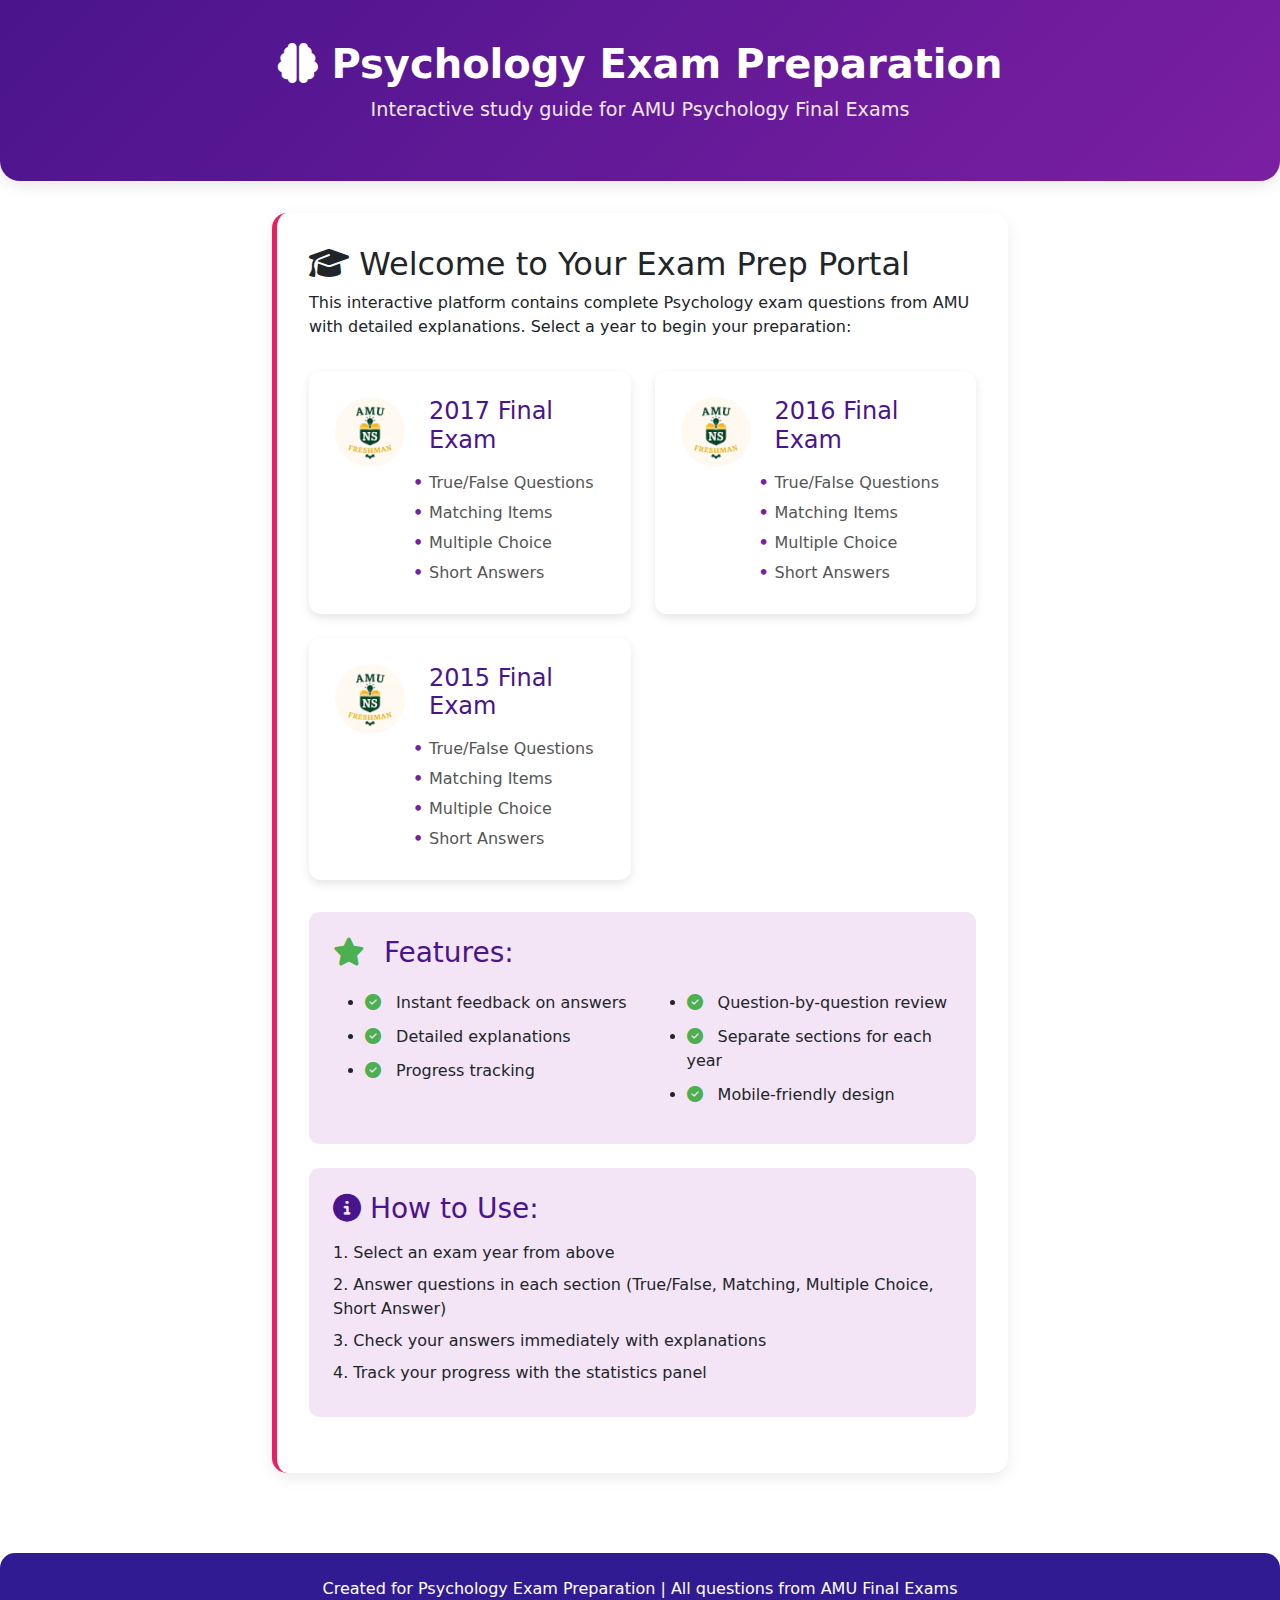
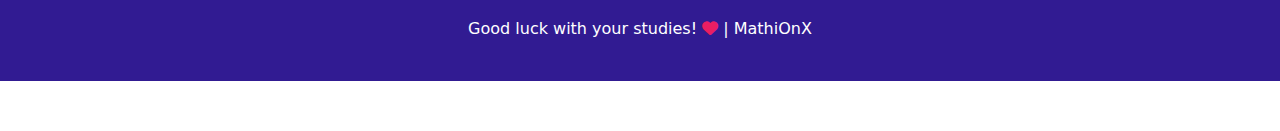
<file: index.html>
<!DOCTYPE html>
<html lang="en">
<head>
    <meta charset="UTF-8">
    <meta name="viewport" content="width=device-width, initial-scale=1.0">
    <title>Psychology Exam Preparation</title>
    <link rel="stylesheet" href="style.css">
    <!-- Bootstrap 5 -->
    <link href="https://cdn.jsdelivr.net/npm/bootstrap@5.3.0-alpha1/dist/css/bootstrap.min.css" rel="stylesheet">
    <!-- Font Awesome -->
    <link rel="stylesheet" href="https://cdnjs.cloudflare.com/ajax/libs/font-awesome/6.4.0/css/all.min.css">
    <link rel="icon" href="logo.png" type="image/png">
</head>
<body>
    <div class="header">
        <div class="container">
            <h1 class="text-center"><i class="fas fa-brain"></i> Psychology Exam Preparation</h1>
            <p class="text-center lead">Interactive study guide for AMU Psychology Final Exams</p>
        </div>
    </div>
    
    <div class="container main-container">
        <div class="row justify-content-center">
            <div class="col-md-8">
                <div class="welcome-card">
                    <h2><i class="fas fa-graduation-cap"></i> Welcome to Your Exam Prep Portal</h2>
                    <p>This interactive platform contains complete Psychology exam questions from AMU with detailed explanations. Select a year to begin your preparation:</p>
                    
                    <div class="year-cards">
                        <a href="2017.html" class="year-card">
                            <div class="year-number">
                                <img src="logo.png" alt="" />
                            </div>
                            <div class="year-content">
                                <h4>2017 Final Exam</h4>
                                <ul>
                                    <li>True/False Questions</li>
                                    <li>Matching Items</li>
                                    <li>Multiple Choice</li>
                                    <li>Short Answers</li>
                                </ul>
                            </div>
                        </a>
                        
                        <a href="2016.html" class="year-card">
                            <div class="year-number">
                                <img src="logo.png" alt="" />
                            </div>
                            <div class="year-content">
                                <h4>2016 Final Exam</h4>
                                <ul>
                                    <li>True/False Questions</li>
                                    <li>Matching Items</li>
                                    <li>Multiple Choice</li>
                                    <li>Short Answers</li>
                                </ul>
                            </div>
                        </a>
                        
                        <a href="2015.html" class="year-card">
                           <div class="year-number">
                                <img src="logo.png" alt="" />
                            </div>
                            <div class="year-content">
                                <h4>2015 Final Exam</h4>
                                <ul>
                                    <li>True/False Questions</li>
                                    <li>Matching Items</li>
                                    <li>Multiple Choice</li>
                                    <li>Short Answers</li>
                                </ul>
                            </div>
                        </a>
                    </div>
                    
                    <div class="features">
                        <h3><i class="fas fa-star"></i> Features:</h3>
                        <div class="row">
                            <div class="col-md-6">
                                <ul>
                                    <li><i class="fas fa-check-circle"></i> Instant feedback on answers</li>
                                    <li><i class="fas fa-check-circle"></i> Detailed explanations</li>
                                    <li><i class="fas fa-check-circle"></i> Progress tracking</li>
                                </ul>
                            </div>
                            <div class="col-md-6">
                                <ul>
                                    <li><i class="fas fa-check-circle"></i> Question-by-question review</li>
                                    <li><i class="fas fa-check-circle"></i> Separate sections for each year</li>
                                    <li><i class="fas fa-check-circle"></i> Mobile-friendly design</li>
                                </ul>
                            </div>
                        </div>
                    </div>
                    
                    <div class="instructions">
                        <h3><i class="fas fa-info-circle"></i> How to Use:</h3>
                        <p>1. Select an exam year from above</p>
                        <p>2. Answer questions in each section (True/False, Matching, Multiple Choice, Short Answer)</p>
                        <p>3. Check your answers immediately with explanations</p>
                        <p>4. Track your progress with the statistics panel</p>
                    </div>
                </div>
            </div>
        </div>
    </div>

    <footer>
        <div class="container">
            <p>Created for Psychology Exam Preparation | All questions from AMU Final Exams</p>
            <p>Good luck with your studies! <i class="fas fa-heart"></i> | MathiOnX</p>
        </div>
    </footer>

    <script src="https://cdn.jsdelivr.net/npm/bootstrap@5.3.0-alpha1/dist/js/bootstrap.bundle.min.js"></script>
    <script src="main.js"></script>
</body>
</html>
</file>
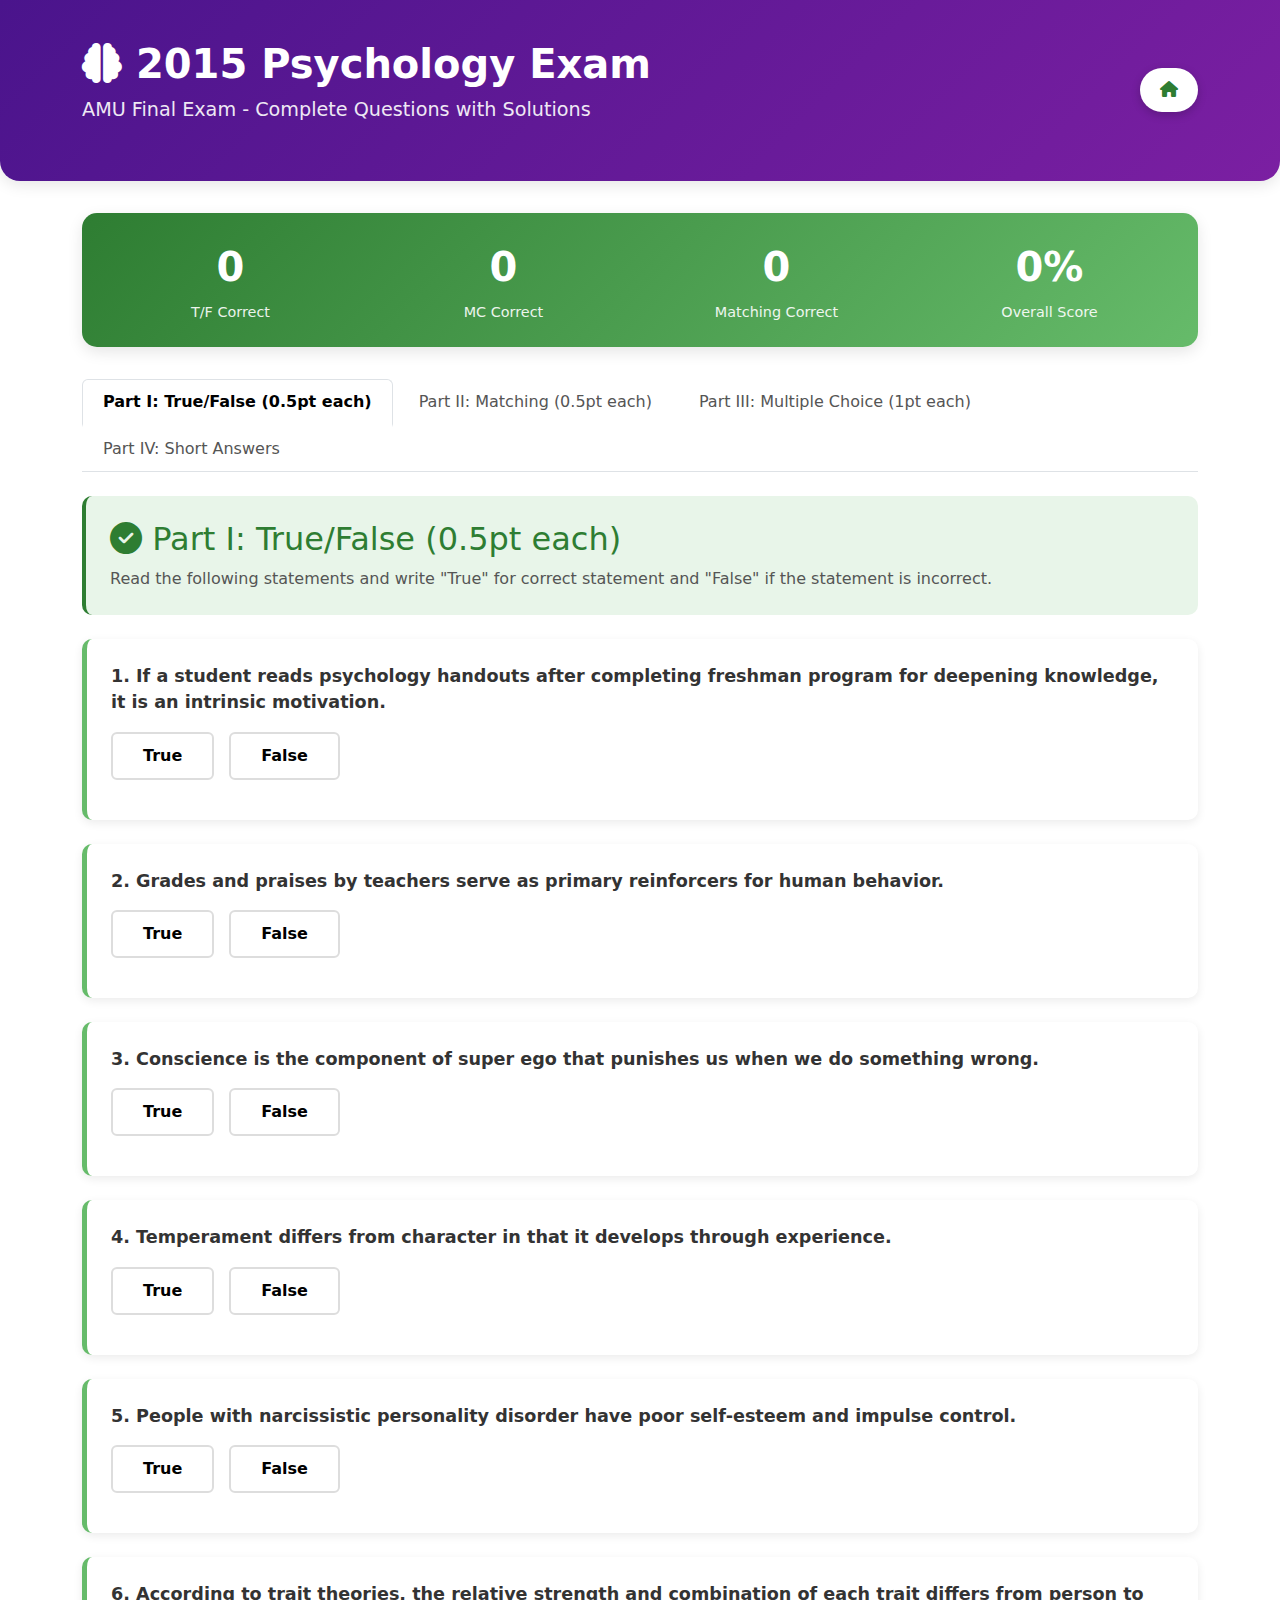
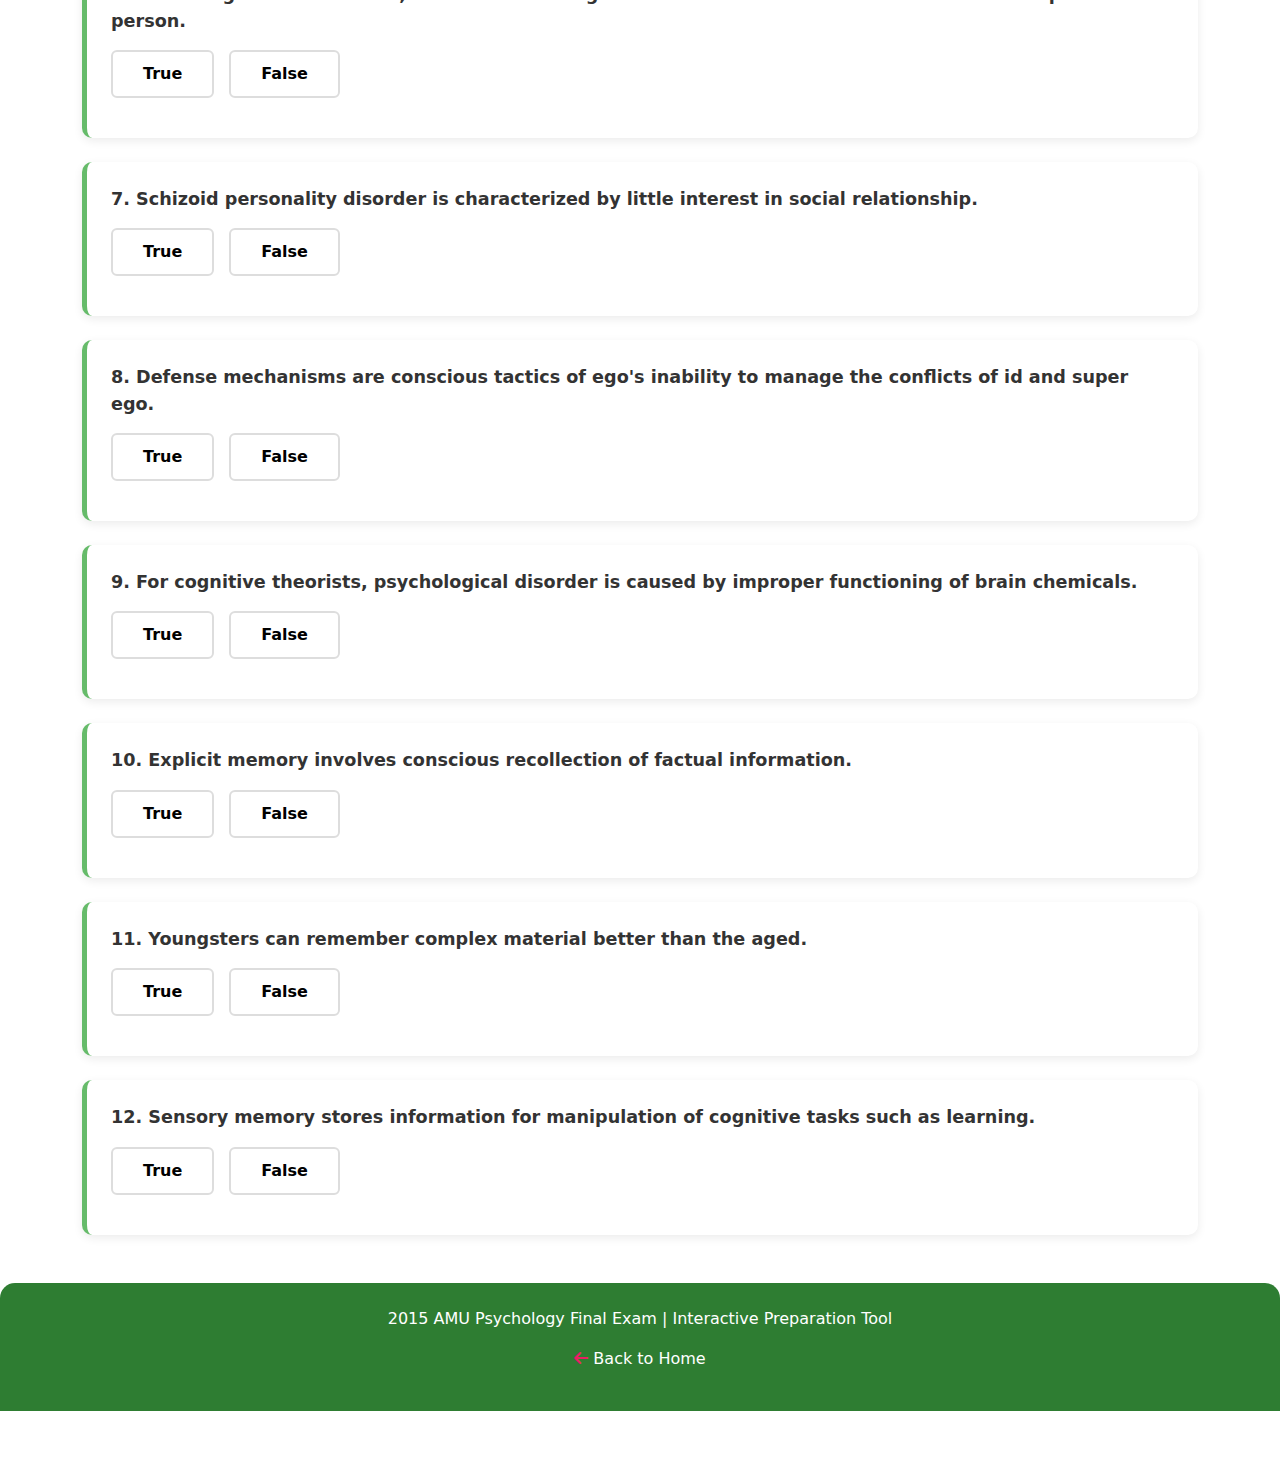
<file: 2015.html>
<!DOCTYPE html>
<html lang="en">
<head>
    <meta charset="UTF-8">
    <meta name="viewport" content="width=device-width, initial-scale=1.0">
    <title>2015 Psychology Exam | AMU</title>
    <link rel="stylesheet" href="style.css">
    <link rel="stylesheet" href="2015.css">
    <link href="https://cdn.jsdelivr.net/npm/bootstrap@5.3.0-alpha1/dist/css/bootstrap.min.css" rel="stylesheet">
    <link rel="stylesheet" href="https://cdnjs.cloudflare.com/ajax/libs/font-awesome/6.4.0/css/all.min.css">
    <link rel="icon" href="logo.png" type="image/png">
</head>
<body>
    <div class="header">
        <div class="container">
            <div class="d-flex justify-content-between align-items-center">
                <div>
                    <h1><i class="fas fa-brain"></i> 2015 Psychology Exam</h1>
                    <p class="lead">AMU Final Exam - Complete Questions with Solutions</p>
                </div>
                <a href="index.html" class="btn-home">
                    <i class="fas fa-home"></i>
                </a>
            </div>
        </div>
    </div>
    
    <div class="container">
        <!-- Statistics Panel -->
        <div class="stats-panel">
            <div class="row text-center">
                <div class="col-md-3 col-6">
                    <div class="stat-number" id="tf-score-2015">0</div>
                    <div class="stat-label">T/F Correct</div>
                </div>
                <div class="col-md-3 col-6">
                    <div class="stat-number" id="mc-score-2015">0</div>
                    <div class="stat-label">MC Correct</div>
                </div>
                <div class="col-md-3 col-6">
                    <div class="stat-number" id="match-score-2015">0</div>
                    <div class="stat-label">Matching Correct</div>
                </div>
                <div class="col-md-3 col-6">
                    <div class="stat-number" id="total-score-2015">0%</div>
                    <div class="stat-label">Overall Score</div>
                </div>
            </div>
        </div>
        
        <!-- Navigation Tabs -->
        <ul class="nav nav-tabs" id="examTabs" role="tablist">
            <li class="nav-item" role="presentation">
                <button class="nav-link active" id="tf-tab" data-bs-toggle="tab" data-bs-target="#tf-section" type="button">Part I: True/False (0.5pt each)</button>
            </li>
            <li class="nav-item" role="presentation">
                <button class="nav-link" id="match-tab" data-bs-toggle="tab" data-bs-target="#match-section" type="button">Part II: Matching (0.5pt each)</button>
            </li>
            <li class="nav-item" role="presentation">
                <button class="nav-link" id="mc-tab" data-bs-toggle="tab" data-bs-target="#mc-section" type="button">Part III: Multiple Choice (1pt each)</button>
            </li>
            <li class="nav-item" role="presentation">
                <button class="nav-link" id="short-tab" data-bs-toggle="tab" data-bs-target="#short-section" type="button">Part IV: Short Answers</button>
            </li>
        </ul>
        
        <div class="tab-content" id="examContent">
            <!-- True/False Section -->
            <div class="tab-pane fade show active" id="tf-section" role="tabpanel">
                <div class="section-header">
                    <h2><i class="fas fa-check-circle"></i> Part I: True/False (0.5pt each)</h2>
                    <p>Read the following statements and write "True" for correct statement and "False" if the statement is incorrect.</p>
                </div>
                <div id="tf-questions-container"></div>
            </div>
            
            <!-- Matching Section -->
            <div class="tab-pane fade" id="match-section" role="tabpanel">
                <div class="section-header">
                    <h2><i class="fas fa-link"></i> Part II: Matching (0.5pt each)</h2>
                    <p>Match major reasons of forgetting listed under column "A" with corresponding theories of forgetting under column "B".</p>
                </div>
                <div id="match-container"></div>
            </div>
            
            <!-- Multiple Choice Section -->
            <div class="tab-pane fade" id="mc-section" role="tabpanel">
                <div class="section-header">
                    <h2><i class="fas fa-list-ol"></i> Part III: Multiple Choice (1pt each)</h2>
                    <p>Choose the correct answer and write it on the answer sheet provided at end of the page.</p>
                </div>
                <div id="mc-questions-container"></div>
            </div>
            
            <!-- Short Answer Section -->
            <div class="tab-pane fade" id="short-section" role="tabpanel">
                <div class="section-header">
                    <h2><i class="fas fa-pen-alt"></i> Part IV: Short Answer</h2>
                    <p>Write your answers on the separate answer sheet provided.</p>
                </div>
                <div id="short-answers-container"></div>
            </div>
        </div>
    </div>

    <footer>
        <div class="container">
            <p>2015 AMU Psychology Final Exam | Interactive Preparation Tool</p>
            <p><a href="index.html"><i class="fas fa-arrow-left"></i> Back to Home</a></p>
        </div>
    </footer>

    <script src="https://cdn.jsdelivr.net/npm/bootstrap@5.3.0-alpha1/dist/js/bootstrap.bundle.min.js"></script>
    <script src="2015.js"></script>
</body>
</html>
</file>
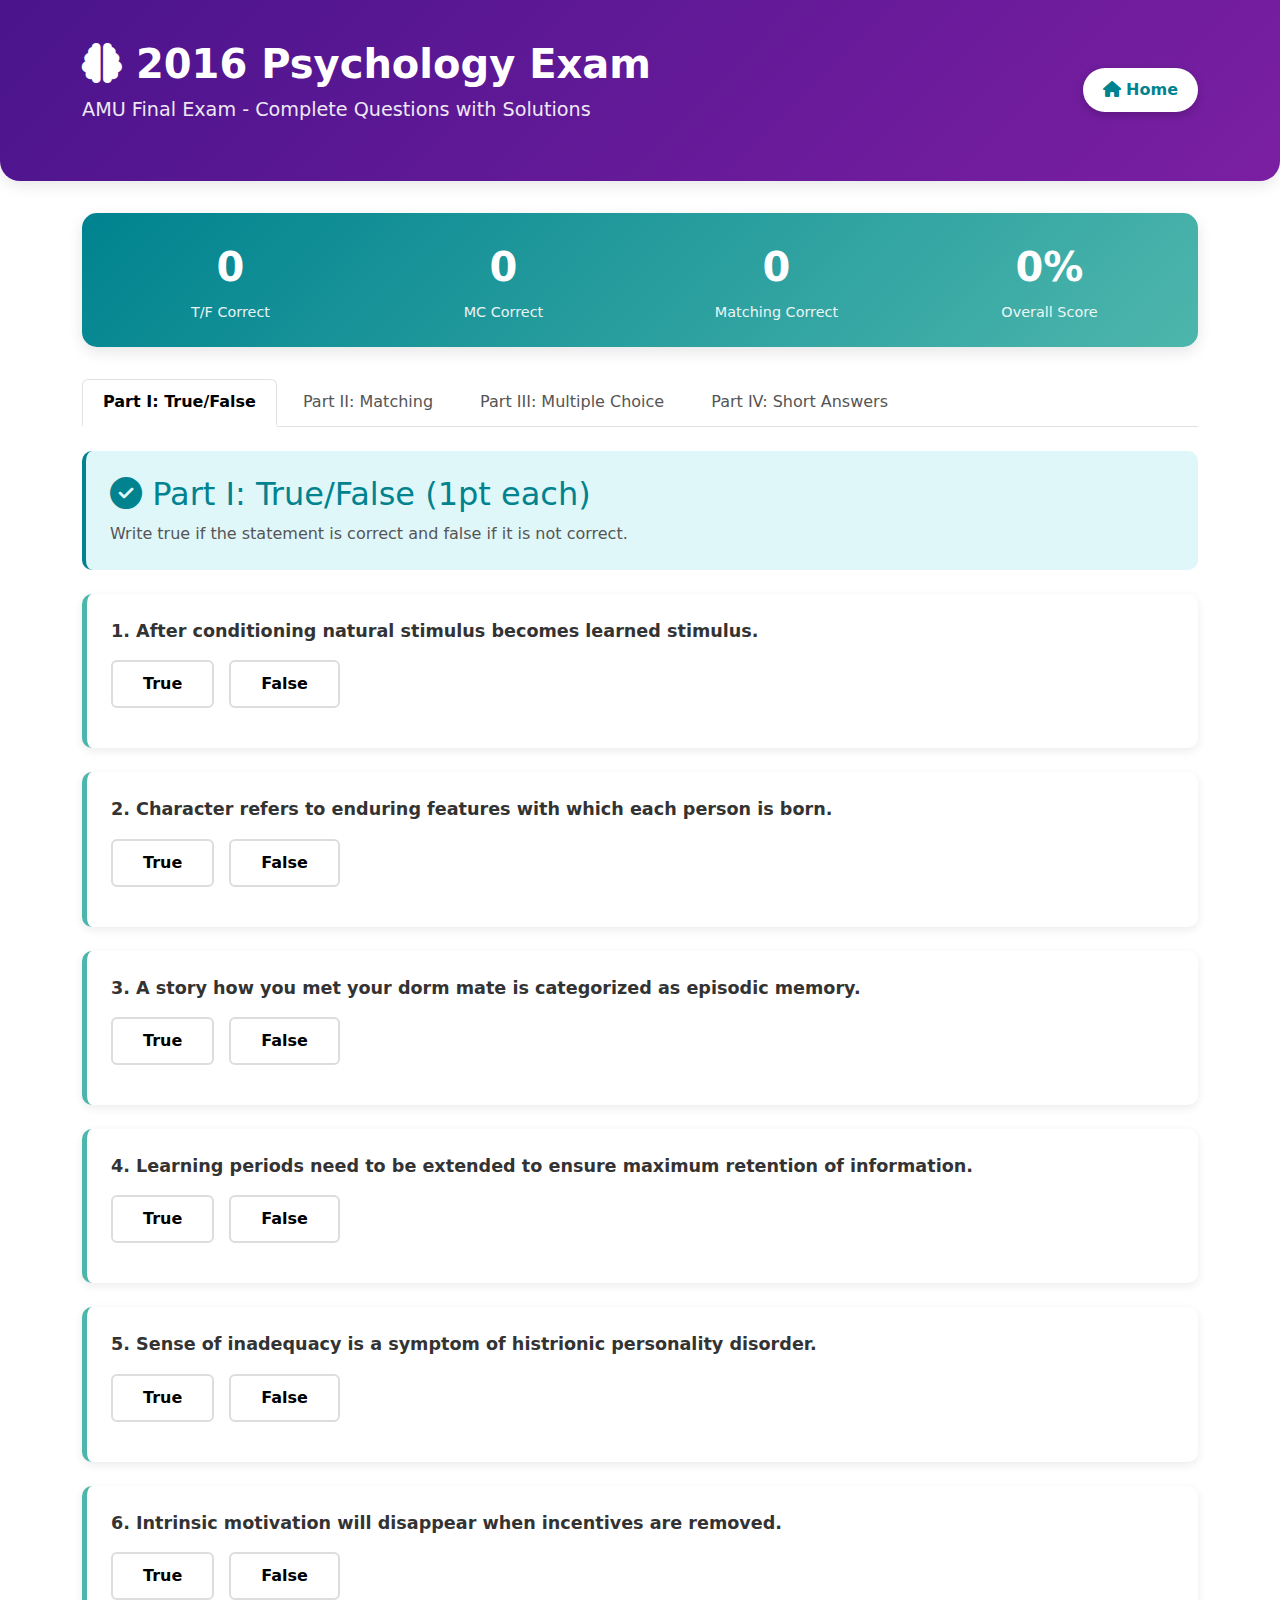
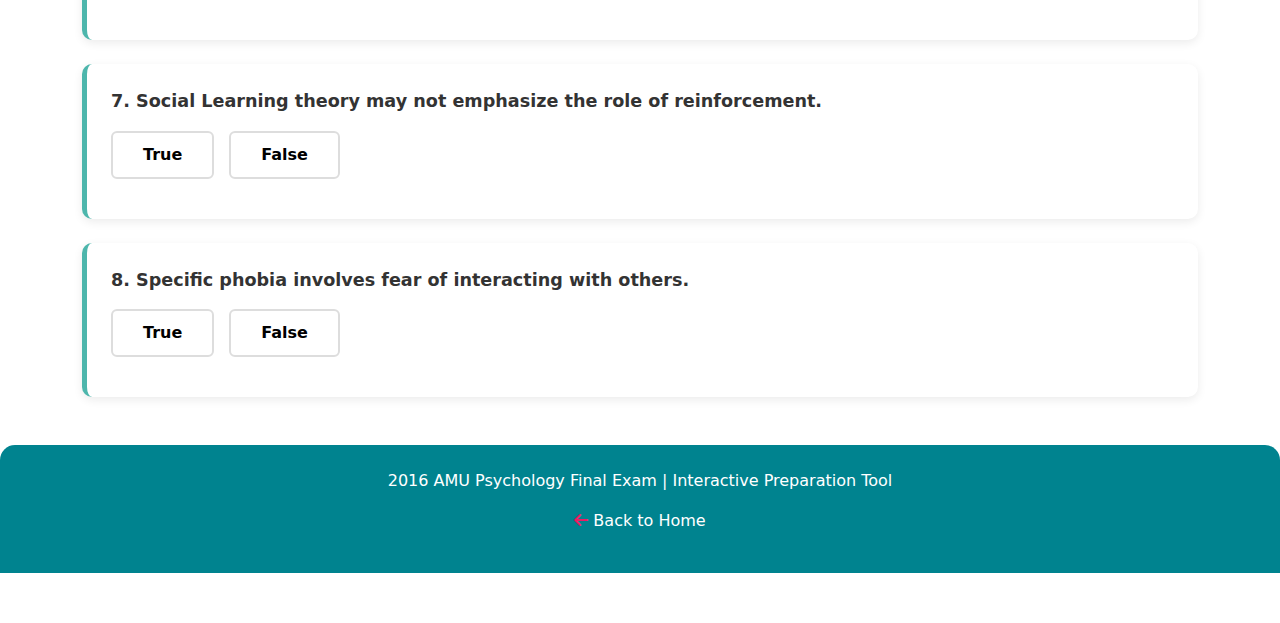
<file: 2016.html>
<!DOCTYPE html>
<html lang="en">
<head>
    <meta charset="UTF-8">
    <meta name="viewport" content="width=device-width, initial-scale=1.0">
    <title>2016 Psychology Exam | AMU</title>
    <link rel="stylesheet" href="style.css">
    <link rel="stylesheet" href="2016.css">
    <link href="https://cdn.jsdelivr.net/npm/bootstrap@5.3.0-alpha1/dist/css/bootstrap.min.css" rel="stylesheet">
    <link rel="stylesheet" href="https://cdnjs.cloudflare.com/ajax/libs/font-awesome/6.4.0/css/all.min.css">
    <link rel="icon" href="logo.png" type="image/png">
</head>
<body>
    <div class="header">
        <div class="container">
            <div class="d-flex justify-content-between align-items-center">
                <div>
                    <h1><i class="fas fa-brain"></i> 2016 Psychology Exam</h1>
                    <p class="lead">AMU Final Exam - Complete Questions with Solutions</p>
                </div>
                <a href="index.html" class="btn-home">
                    <i class="fas fa-home"></i> Home
                </a>
            </div>
        </div>
    </div>
    
    <div class="container">
        <!-- Statistics Panel -->
        <div class="stats-panel">
            <div class="row text-center">
                <div class="col-md-3 col-6">
                    <div class="stat-number" id="tf-score-2016">0</div>
                    <div class="stat-label">T/F Correct</div>
                </div>
                <div class="col-md-3 col-6">
                    <div class="stat-number" id="mc-score-2016">0</div>
                    <div class="stat-label">MC Correct</div>
                </div>
                <div class="col-md-3 col-6">
                    <div class="stat-number" id="match-score-2016">0</div>
                    <div class="stat-label">Matching Correct</div>
                </div>
                <div class="col-md-3 col-6">
                    <div class="stat-number" id="total-score-2016">0%</div>
                    <div class="stat-label">Overall Score</div>
                </div>
            </div>
        </div>
        
        <!-- Navigation Tabs -->
        <ul class="nav nav-tabs" id="examTabs" role="tablist">
            <li class="nav-item" role="presentation">
                <button class="nav-link active" id="tf-tab" data-bs-toggle="tab" data-bs-target="#tf-section" type="button">Part I: True/False</button>
            </li>
            <li class="nav-item" role="presentation">
                <button class="nav-link" id="match-tab" data-bs-toggle="tab" data-bs-target="#match-section" type="button">Part II: Matching</button>
            </li>
            <li class="nav-item" role="presentation">
                <button class="nav-link" id="mc-tab" data-bs-toggle="tab" data-bs-target="#mc-section" type="button">Part III: Multiple Choice</button>
            </li>
            <li class="nav-item" role="presentation">
                <button class="nav-link" id="short-tab" data-bs-toggle="tab" data-bs-target="#short-section" type="button">Part IV: Short Answers</button>
            </li>
        </ul>
        
        <div class="tab-content" id="examContent">
            <!-- True/False Section -->
            <div class="tab-pane fade show active" id="tf-section" role="tabpanel">
                <div class="section-header">
                    <h2><i class="fas fa-check-circle"></i> Part I: True/False (1pt each)</h2>
                    <p>Write true if the statement is correct and false if it is not correct.</p>
                </div>
                <div id="tf-questions-container"></div>
            </div>
            
            <!-- Matching Section -->
            <div class="tab-pane fade" id="match-section" role="tabpanel">
                <div class="section-header">
                    <h2><i class="fas fa-link"></i> Part II: Matching (1pt each)</h2>
                    <p>Match the expressions under column 'A' with their respective Ego defence mechanisms under column 'B'.</p>
                </div>
                <div id="match-container"></div>
            </div>
            
            <!-- Multiple Choice Section -->
            <div class="tab-pane fade" id="mc-section" role="tabpanel">
                <div class="section-header">
                    <h2><i class="fas fa-list-ol"></i> Part III: Multiple Choice (1pt each)</h2>
                    <p>Choose the best answer from the given alternatives.</p>
                </div>
                <div id="mc-questions-container"></div>
            </div>
            
            <!-- Short Answer Section -->
            <div class="tab-pane fade" id="short-section" role="tabpanel">
                <div class="section-header">
                    <h2><i class="fas fa-pen-alt"></i> Part IV: Short Answer</h2>
                    <p>Write your answers on the separate answer sheet provided.</p>
                </div>
                <div id="short-answers-container"></div>
            </div>
        </div>
    </div>

    <footer>
        <div class="container">
            <p>2016 AMU Psychology Final Exam | Interactive Preparation Tool</p>
            <p><a href="index.html" style="color: white;"><i class="fas fa-arrow-left"></i> Back to Home</a></p>
        </div>
    </footer>

    <script src="https://cdn.jsdelivr.net/npm/bootstrap@5.3.0-alpha1/dist/js/bootstrap.bundle.min.js"></script>
    <script src="2016.js"></script>
</body>
</html>
</file>
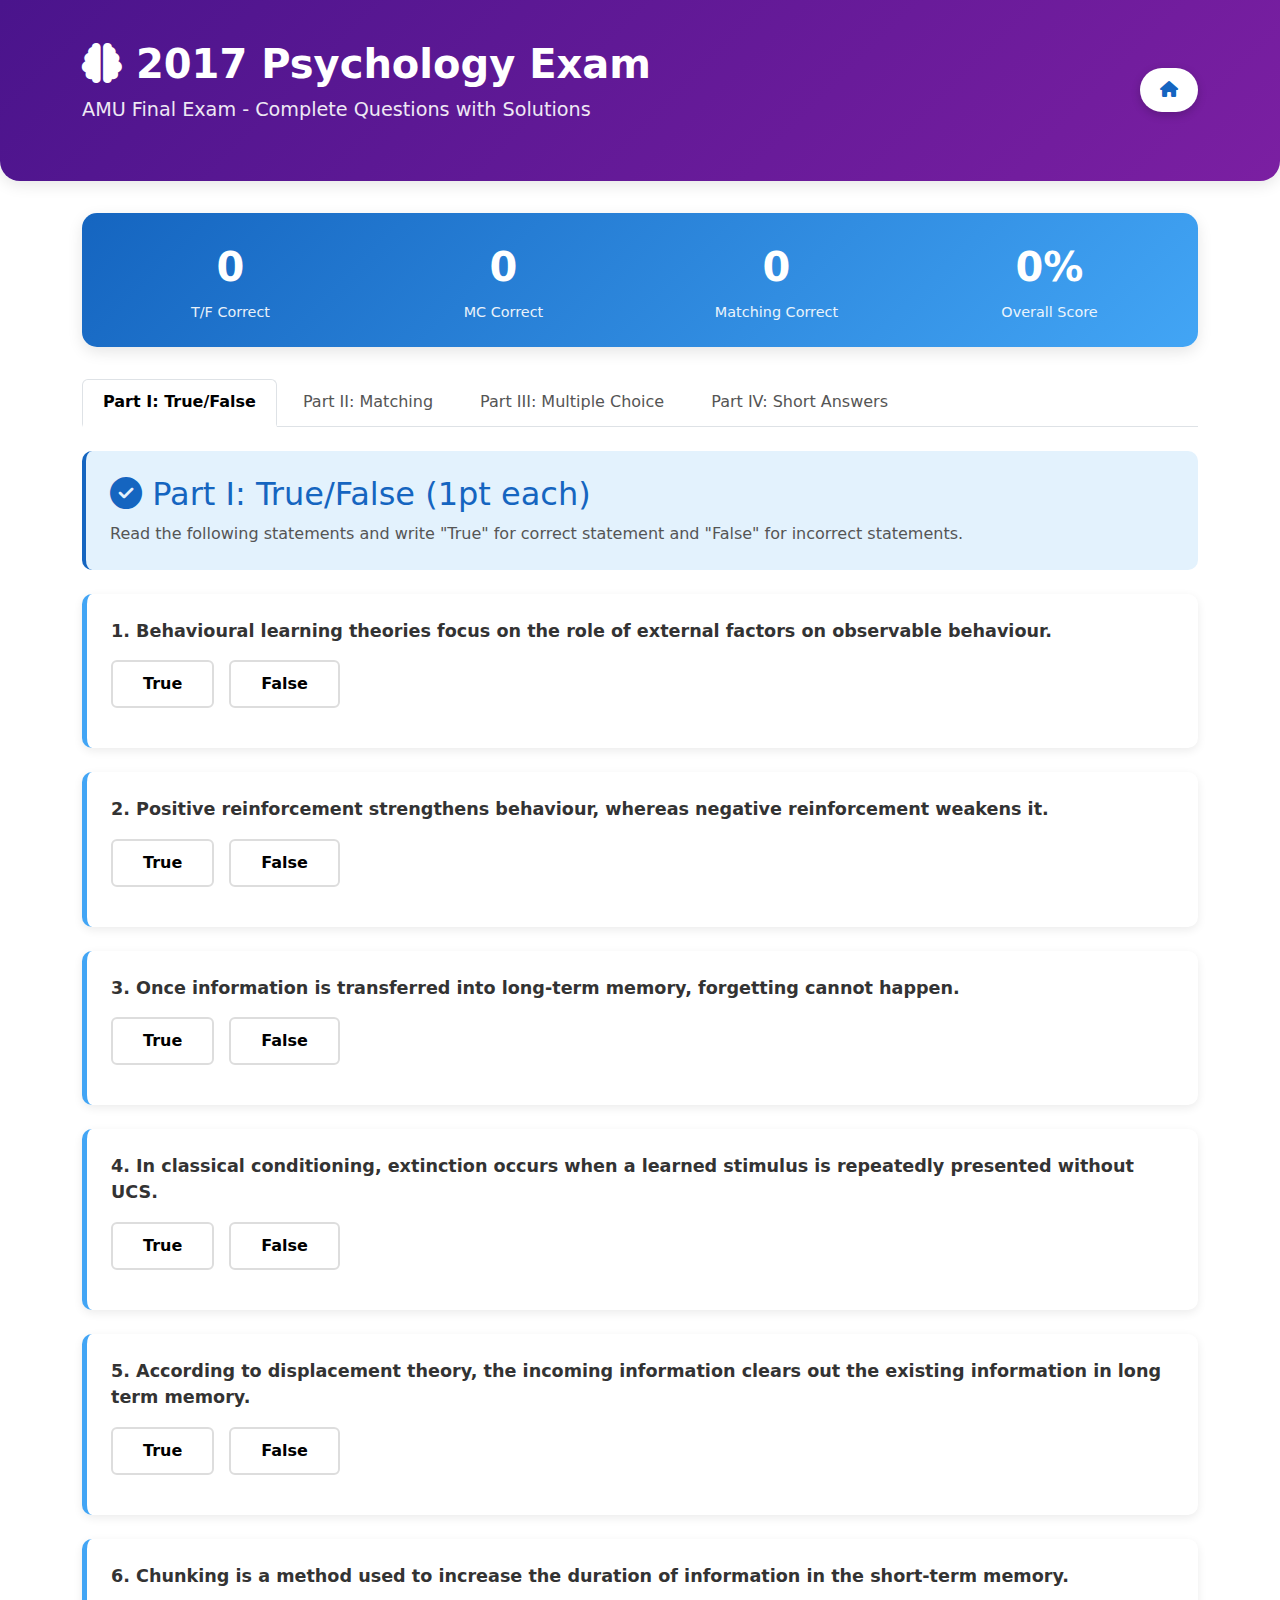
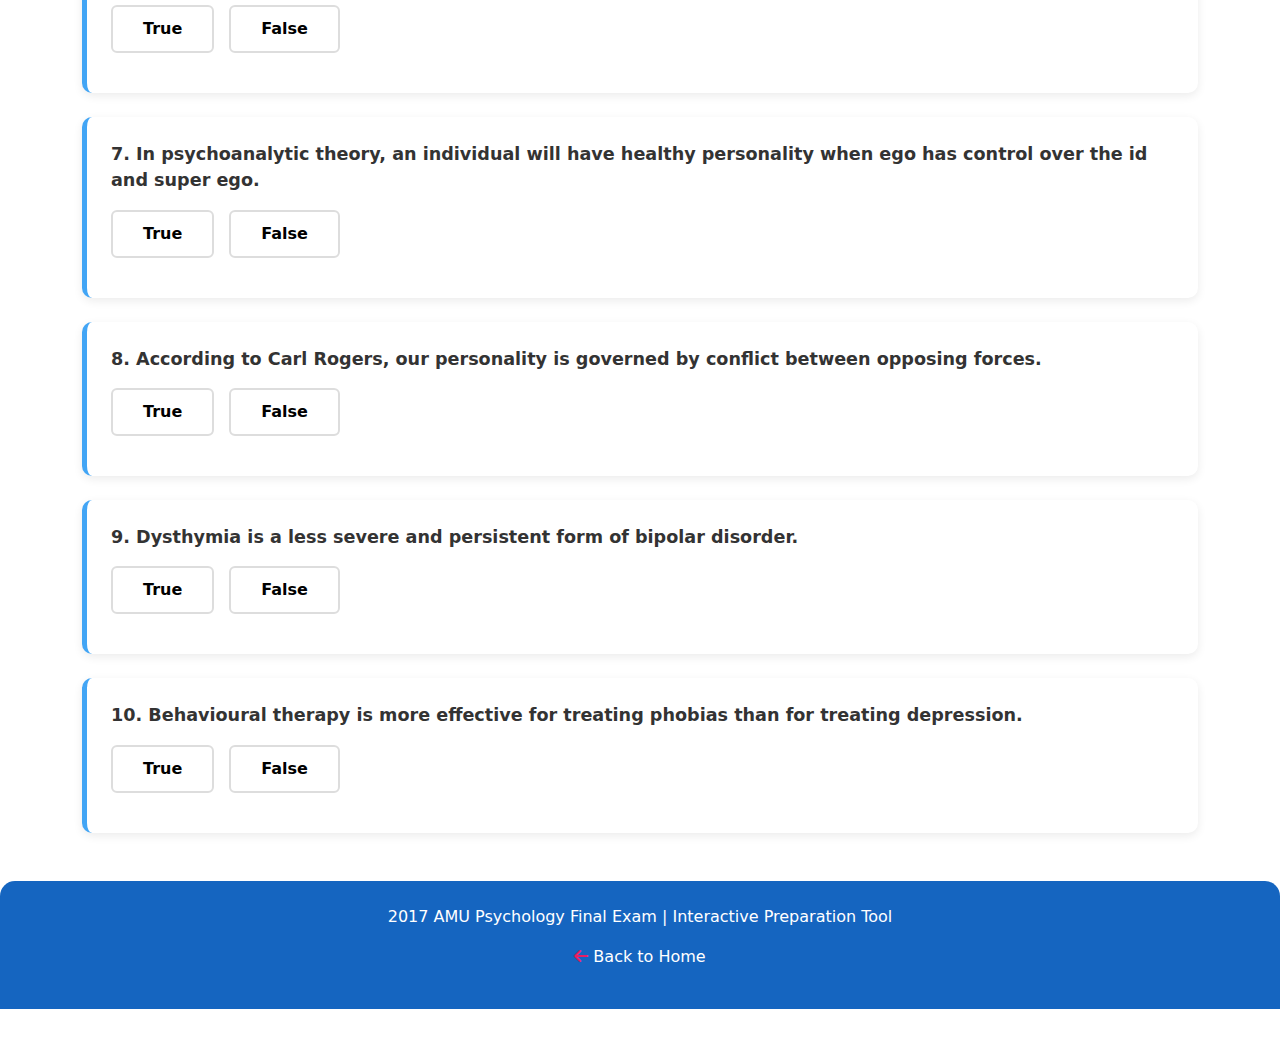
<file: 2017.html>
<!DOCTYPE html>
<html lang="en">
<head>
    <meta charset="UTF-8">
    <meta name="viewport" content="width=device-width, initial-scale=1.0">
    <title>2017 Psychology Exam | AMU</title>
    <link rel="stylesheet" href="style.css">
    <link rel="stylesheet" href="2017.css">
    <link href="https://cdn.jsdelivr.net/npm/bootstrap@5.3.0-alpha1/dist/css/bootstrap.min.css" rel="stylesheet">
    <link rel="stylesheet" href="https://cdnjs.cloudflare.com/ajax/libs/font-awesome/6.4.0/css/all.min.css">
    <link rel="icon" href="logo.png" type="image/png">
</head>
<body>
    <div class="header">
        <div class="container">
            <div class="d-flex justify-content-between align-items-center">
                <div>
                    <h1><i class="fas fa-brain"></i> 2017 Psychology Exam</h1>
                    <p class="lead">AMU Final Exam - Complete Questions with Solutions</p>
                </div>
                <a href="index.html" class="btn-home">
                    <i class="fas fa-home"></i>
                </a>
            </div>
        </div>
    </div>
    
    <div class="container">
        <!-- Statistics Panel -->
        <div class="stats-panel">
            <div class="row text-center">
                <div class="col-md-3 col-6">
                    <div class="stat-number" id="tf-score-2017">0</div>
                    <div class="stat-label">T/F Correct</div>
                </div>
                <div class="col-md-3 col-6">
                    <div class="stat-number" id="mc-score-2017">0</div>
                    <div class="stat-label">MC Correct</div>
                </div>
                <div class="col-md-3 col-6">
                    <div class="stat-number" id="match-score-2017">0</div>
                    <div class="stat-label">Matching Correct</div>
                </div>
                <div class="col-md-3 col-6">
                    <div class="stat-number" id="total-score-2017">0%</div>
                    <div class="stat-label">Overall Score</div>
                </div>
            </div>
        </div>
        
        <!-- Navigation Tabs -->
        <ul class="nav nav-tabs" id="examTabs" role="tablist">
            <li class="nav-item" role="presentation">
                <button class="nav-link active" id="tf-tab" data-bs-toggle="tab" data-bs-target="#tf-section" type="button">Part I: True/False</button>
            </li>
            <li class="nav-item" role="presentation">
                <button class="nav-link" id="match-tab" data-bs-toggle="tab" data-bs-target="#match-section" type="button">Part II: Matching</button>
            </li>
            <li class="nav-item" role="presentation">
                <button class="nav-link" id="mc-tab" data-bs-toggle="tab" data-bs-target="#mc-section" type="button">Part III: Multiple Choice</button>
            </li>
            <li class="nav-item" role="presentation">
                <button class="nav-link" id="short-tab" data-bs-toggle="tab" data-bs-target="#short-section" type="button">Part IV: Short Answers</button>
            </li>
        </ul>
        
        <div class="tab-content" id="examContent">
            <!-- True/False Section -->
            <div class="tab-pane fade show active" id="tf-section" role="tabpanel">
                <div class="section-header">
                    <h2><i class="fas fa-check-circle"></i> Part I: True/False (1pt each)</h2>
                    <p>Read the following statements and write "True" for correct statement and "False" for incorrect statements.</p>
                </div>
                <div id="tf-questions-container"></div>
            </div>
            
            <!-- Matching Section -->
            <div class="tab-pane fade" id="match-section" role="tabpanel">
                <div class="section-header">
                    <h2><i class="fas fa-link"></i> Part II: Matching Items (1pt each)</h2>
                    <p>Match the key words/phrases in column "A" with the personality disorders they describe in column "B".</p>
                </div>
                <div id="match-container"></div>
            </div>
            
            <!-- Multiple Choice Section -->
            <div class="tab-pane fade" id="mc-section" role="tabpanel">
                <div class="section-header">
                    <h2><i class="fas fa-list-ol"></i> Part III: Multiple Choice Items (1.5 each)</h2>
                    <p>Choose the correct answer and write the letter of your choice.</p>
                </div>
                <div id="mc-questions-container"></div>
            </div>
            
            <!-- Short Answer Section -->
            <div class="tab-pane fade" id="short-section" role="tabpanel">
                <div class="section-header">
                    <h2><i class="fas fa-pen-alt"></i> Part IV: Short Answers</h2>
                    <p>FULL mark will be given for precise, correct and complete list or discussion of the questions.</p>
                </div>
                <div id="short-answers-container"></div>
            </div>
        </div>
    </div>

    <footer>
        <div class="container">
            <p>2017 AMU Psychology Final Exam | Interactive Preparation Tool</p>
            <p><a href="index.html" style="color: white;"><i class="fas fa-arrow-left"></i> Back to Home</a></p>
        </div>
    </footer>

    <script src="https://cdn.jsdelivr.net/npm/bootstrap@5.3.0-alpha1/dist/js/bootstrap.bundle.min.js"></script>
    <script src="2017.js"></script>
</body>
</html>
</file>
<file: style.css>
:root {
    --primary-color: #4a148c;
    --secondary-color: #7b1fa2;
    --accent-color: #e91e63;
    --success-color: #4caf50;
    --warning-color: #ff9800;
    --danger-color: #f44336;
    --light-color: #f3e5f5;
    --dark-color: #311b92;
}

body {
    background-color: #f8f9fa;
    font-family: 'Segoe UI', Tahoma, Geneva, Verdana, sans-serif;
    line-height: 1.6;
    padding-bottom: 50px;
}

.header {
    background: linear-gradient(135deg, var(--primary-color), var(--secondary-color));
    color: white;
    padding: 2.5rem 0;
    margin-bottom: 2rem;
    border-radius: 0 0 20px 20px;
    box-shadow: 0 4px 15px rgba(0, 0, 0, 0.1);
}

.header h1 {
    font-weight: 700;
    margin-bottom: 0.5rem;
}

.header .lead {
    opacity: 0.9;
    font-size: 1.2rem;
}

.welcome-card {
    background-color: white;
    border-radius: 15px;
    padding: 2rem;
    margin-bottom: 2rem;
    box-shadow: 0 5px 15px rgba(0, 0, 0, 0.08);
    border-left: 5px solid var(--accent-color);
}

.year-cards {
    display: grid;
    grid-template-columns: repeat(auto-fit, minmax(300px, 1fr));
    gap: 1.5rem;
    margin: 2rem 0;
}

.year-card {
    display: flex;
    background: white;
    border-radius: 12px;
    padding: 1.5rem;
    text-decoration: none;
    color: inherit;
    box-shadow: 0 4px 10px rgba(0, 0, 0, 0.1);
    transition: all 0.3s ease;
    border: 2px solid transparent;
}

.year-card:hover {
    transform: translateY(-5px);
    box-shadow: 0 8px 20px rgba(0, 0, 0, 0.15);
    border-color: var(--secondary-color);
}

.year-number {
   /* background: linear-gradient(135deg, var(--primary-color), var(--secondary-color));
    color: white;
    font-size: 2rem;
    font-weight: bold;*/
    width: 70px;
    height: 70px;
    border-radius: 50%;
    display: flex;
    align-items: center;
    justify-content: center;
    margin-right: 1.5rem;
    flex-shrink: 0;
}

.year-number img {
    width: 70px;
    height: 70px;
    border-radius: 50%;
}

.year-content h4 {
    color: var(--primary-color);
    margin-bottom: 0.8rem;
}

.year-content ul {
    list-style: none;
    padding-left: 0;
    margin-bottom: 0;
}

.year-content li {
    padding: 3px 0;
    color: #555;
}

.year-content li:before {
    content: "•";
    color: var(--secondary-color);
    font-weight: bold;
    display: inline-block;
    width: 1em;
    margin-left: -1em;
}

.features, .instructions {
    background-color: var(--light-color);
    padding: 1.5rem;
    border-radius: 10px;
    margin: 1.5rem 0;
}

.features h3, .instructions h3 {
    color: var(--primary-color);
    margin-bottom: 1rem;
}

.features ul, .instructions p {
    margin-bottom: 0.5rem;
}

.features li {
    padding: 5px 0;
}

.features i {
    color: var(--success-color);
    margin-right: 10px;
}

footer {
    background-color: var(--dark-color);
    color: white;
    padding: 1.5rem 0;
    text-align: center;
    margin-top: 3rem;
    border-radius: 15px 15px 0 0;
}

footer i {
    color: var(--accent-color);
}

@media (max-width: 768px) {
    .year-cards {
        grid-template-columns: 1fr;
    }
    
    .year-card {
        flex-direction: column;
        text-align: center;
    }
    
    .year-number {
        margin-right: 0;
        margin-bottom: 1rem;
        align-self: center;
    }
}
</file>
<file: 2015.css>
/* 2015 Exam Specific Styles */
:root {
    --primary-2015: #2e7d32;
    --secondary-2015: #66bb6a;
    --success-color: #4caf50;
    --danger-color: #f44336;
    --warning-color: #ff9800;
}

.btn-home {
    background-color: white;
    color: var(--primary-2015);
    padding: 10px 20px;
    border-radius: 25px;
    text-decoration: none;
    font-weight: 600;
    box-shadow: 0 3px 10px rgba(0, 0, 0, 0.2);
    transition: all 0.3s ease;
}

.btn-home:hover {
    background-color: var(--secondary-2015);
    color: white;
    transform: translateY(-2px);
}

.stats-panel {
    background: linear-gradient(135deg, var(--primary-2015), var(--secondary-2015));
    color: white;
    border-radius: 15px;
    padding: 1.5rem;
    margin-bottom: 2rem;
    box-shadow: 0 5px 15px rgba(0, 0, 0, 0.1);
}

.stat-number {
    font-size: 2.5rem;
    font-weight: bold;
    margin-bottom: 5px;
}

.stat-label {
    font-size: 0.9rem;
    opacity: 0.9;
}

.section-header {
    background-color: #e8f5e9;
    padding: 1.5rem;
    border-radius: 10px;
    margin: 1.5rem 0;
    border-left: 4px solid var(--primary-2015);
}

.section-header h2 {
    color: var(--primary-2015);
    margin-bottom: 0.5rem;
}

.section-header p {
    color: #555;
    margin-bottom: 0;
}

/* Question Card Styles */
.question-card {
    background-color: white;
    border-radius: 10px;
    padding: 1.5rem;
    margin-bottom: 1.5rem;
    box-shadow: 0 3px 10px rgba(0, 0, 0, 0.08);
    border-left: 5px solid var(--secondary-2015);
}

.question-text {
    font-weight: 600;
    margin-bottom: 1rem;
    color: #333;
    font-size: 1.1rem;
}

/* True/False Buttons - FIXED VERSION */
.tf-buttons {
    display: flex;
    gap: 15px;
    margin-bottom: 1rem;
}

.tf-btn {
    padding: 10px 30px;
    border: 2px solid #ddd;
    background-color: white;
    border-radius: 6px;
    font-weight: 600;
    transition: all 0.2s;
    min-width: 100px;
}

.tf-btn:hover {
    border-color: var(--secondary-2015);
    background-color: rgba(102, 187, 106, 0.1);
}

/* SELECTED STATES - NEUTRAL COLOR (GREEN) */
.tf-btn.selected-true,
.tf-btn.selected-false {
    border-color: var(--secondary-2015);
    background-color: rgba(102, 187, 106, 0.1);
    color: var(--secondary-2015);
}

/* CORRECT/INCORRECT STATES - THESE WIN OVER SELECTED STATES */
.tf-btn.correct-answer {
    border-color: var(--success-color) !important;
    background-color: rgba(76, 175, 80, 0.2) !important;
    color: var(--success-color) !important;
    font-weight: bold;
}

.tf-btn.incorrect-answer {
    border-color: var(--danger-color) !important;
    background-color: rgba(244, 67, 54, 0.2) !important;
    color: var(--danger-color) !important;
    font-weight: bold;
}

/* Explanation Box */
.explanation-box {
    padding: 1rem;
    background-color: rgba(255, 193, 7, 0.1);
    border-radius: 8px;
    margin-top: 1rem;
    border-left: 4px solid var(--warning-color);
    display: none;
}

.explanation-box.show {
    display: block;
    animation: fadeIn 0.5s;
}

.explanation-title {
    font-weight: 600;
    margin-bottom: 0.5rem;
    color: var(--warning-color);
    display: flex;
    align-items: center;
    gap: 8px;
}

/* Matching Section */
.matching-container {
    background-color: white;
    border-radius: 10px;
    padding: 1.5rem;
    margin-bottom: 2rem;
    box-shadow: 0 3px 10px rgba(0, 0, 0, 0.08);
}

.matching-instructions {
    background-color: #f1f8e9;
    padding: 1rem;
    border-radius: 8px;
    margin-bottom: 1.5rem;
    border-left: 4px solid var(--success-color);
}

.matching-instructions .btn {
    margin-right: 10px;
    margin-top: 10px;
}

.matching-columns {
    display: grid;
    grid-template-columns: 1fr 1fr;
    gap: 2rem;
    margin-bottom: 2rem;
}

@media (max-width: 768px) {
    .matching-columns {
        grid-template-columns: 1fr;
    }
}

.matching-column h3 {
    color: var(--primary-2015);
    margin-bottom: 1rem;
    padding-bottom: 0.5rem;
    border-bottom: 2px solid #eee;
}

.matching-item {
    display: flex;
    align-items: center;
    padding: 12px;
    margin-bottom: 10px;
    background-color: #f8f9fa;
    border-radius: 8px;
    border: 1px solid #eee;
    transition: all 0.2s;
}

.matching-number {
    background-color: var(--secondary-2015);
    color: white;
    width: 32px;
    height: 32px;
    border-radius: 50%;
    display: flex;
    align-items: center;
    justify-content: center;
    margin-right: 12px;
    font-weight: bold;
    flex-shrink: 0;
    font-size: 0.9rem;
}

.matching-text {
    flex-grow: 1;
    font-size: 0.95rem;
}

.matching-dropdown {
    min-width: 160px;
    margin-left: 10px;
    border-radius: 6px;
    border: 1px solid #ced4da;
    padding: 6px 12px;
    background-color: white;
}

.matching-feedback {
    padding: 1.5rem;
    background-color: #e8f5e9;
    border-radius: 8px;
    margin-top: 1rem;
    text-align: center;
    border: 1px solid #c8e6c9;
}

.matching-feedback h4 {
    color: var(--primary-2015);
    margin-bottom: 0.8rem;
}

.matching-feedback h5 {
    color: #333;
    margin-top: 1rem;
    text-align: left;
}

/* Multiple Choice Options */
.mc-options {
    display: grid;
    gap: 8px;
    margin-bottom: 1rem;
}

.option-btn {
    width: 100%;
    text-align: left;
    padding: 12px 15px;
    border: 2px solid #e9ecef;
    border-radius: 8px;
    background-color: white;
    transition: all 0.2s;
    font-size: 0.95rem;
}

.option-btn:hover {
    border-color: var(--secondary-2015);
    background-color: rgba(102, 187, 106, 0.05);
}

.option-btn.selected {
    border-color: var(--secondary-2015);
    background-color: rgba(102, 187, 106, 0.1);
    font-weight: 600;
}

.option-btn.correct {
    border-color: var(--success-color);
    background-color: rgba(76, 175, 80, 0.15);
    color: #2e7d32;
    font-weight: 600;
}

.option-btn.incorrect {
    border-color: var(--danger-color);
    background-color: rgba(244, 67, 54, 0.1);
    color: #c62828;
}

/* Short Answer */
.short-answer-card {
    background-color: white;
    border-radius: 10px;
    padding: 1.5rem;
    margin-bottom: 1.5rem;
    box-shadow: 0 3px 10px rgba(0, 0, 0, 0.08);
    border-left: 5px solid #7b1fa2;
}

.short-question {
    font-weight: 600;
    margin-bottom: 1rem;
    color: #333;
    font-size: 1.1rem;
}

.reveal-btn {
    background-color: #7b1fa2;
    color: white;
    border: none;
    padding: 10px 20px;
    border-radius: 6px;
    font-weight: 600;
    transition: all 0.3s;
    cursor: pointer;
}

.reveal-btn:hover {
    background-color: #6a1b9a;
    transform: translateY(-2px);
}

.short-solution {
    padding: 1rem;
    background-color: rgba(123, 31, 162, 0.1);
    border-radius: 8px;
    margin-top: 1rem;
    border-left: 4px solid #7b1fa2;
    line-height: 1.6;
}

/* Nav Tabs */
.nav-tabs {
    border-bottom: 2px solid #dee2e6;
    margin-bottom: 1.5rem;
}

.nav-tabs .nav-link {
    color: #555;
    font-weight: 500;
    border: none;
    padding: 10px 20px;
    border-radius: 8px 8px 0 0;
    margin-right: 5px;
}

.nav-tabs .nav-link:hover {
    color: var(--primary-2015);
    background-color: rgba(46, 125, 50, 0.05);
}

.nav-tabs .nav-link.active {
    color: var(--primary-2015);
    border-bottom: 3px solid var(--primary-2015);
    background-color: rgba(46, 125, 50, 0.1);
    font-weight: 600;
}

/* Animations */
@keyframes fadeIn {
    from { opacity: 0; transform: translateY(-10px); }
    to { opacity: 1; transform: translateY(0); }
}

/* Footer */
footer {
    background-color: var(--primary-2015);
    color: white;
    padding: 1.5rem 0;
    text-align: center;
    margin-top: 3rem;
    border-radius: 15px 15px 0 0;
}

footer a {
    color: white;
    text-decoration: none;
    font-weight: 500;
}

footer a:hover {
    text-decoration: underline;
}

/* Responsive adjustments */
@media (max-width: 576px) {
    .tf-buttons {
        flex-direction: column;
        gap: 10px;
    }
    
    .tf-btn {
        width: 100%;
    }
    
    .stat-number {
        font-size: 2rem;
    }
    
    .matching-item {
        flex-direction: column;
        align-items: flex-start;
    }
    
    .matching-dropdown {
        margin-left: 0;
        margin-top: 10px;
        width: 100%;
    }
}
</file>
<file: 2016.css>
/* 2016 Exam Specific Styles */
:root {
    --primary-2016: #00838f;
    --secondary-2016: #4db6ac;
    --success-color: #4caf50;
    --danger-color: #f44336;
    --warning-color: #ff9800;
}

.btn-home {
    background-color: white;
    color: var(--primary-2016);
    padding: 10px 20px;
    border-radius: 25px;
    text-decoration: none;
    font-weight: 600;
    box-shadow: 0 3px 10px rgba(0, 0, 0, 0.2);
    transition: all 0.3s ease;
}

.btn-home:hover {
    background-color: var(--secondary-2016);
    color: white;
    transform: translateY(-2px);
}

.stats-panel {
    background: linear-gradient(135deg, var(--primary-2016), var(--secondary-2016));
    color: white;
    border-radius: 15px;
    padding: 1.5rem;
    margin-bottom: 2rem;
    box-shadow: 0 5px 15px rgba(0, 0, 0, 0.1);
}

.stat-number {
    font-size: 2.5rem;
    font-weight: bold;
    margin-bottom: 5px;
}

.stat-label {
    font-size: 0.9rem;
    opacity: 0.9;
}

.section-header {
    background-color: #e0f7fa;
    padding: 1.5rem;
    border-radius: 10px;
    margin: 1.5rem 0;
    border-left: 4px solid var(--primary-2016);
}

.section-header h2 {
    color: var(--primary-2016);
    margin-bottom: 0.5rem;
}

.section-header p {
    color: #555;
    margin-bottom: 0;
}

/* Question Card Styles */
.question-card {
    background-color: white;
    border-radius: 10px;
    padding: 1.5rem;
    margin-bottom: 1.5rem;
    box-shadow: 0 3px 10px rgba(0, 0, 0, 0.08);
    border-left: 5px solid var(--secondary-2016);
}

.question-text {
    font-weight: 600;
    margin-bottom: 1rem;
    color: #333;
    font-size: 1.1rem;
}

/* True/False Buttons - FIXED VERSION */
.tf-buttons {
    display: flex;
    gap: 15px;
    margin-bottom: 1rem;
}

.tf-btn {
    padding: 10px 30px;
    border: 2px solid #ddd;
    background-color: white;
    border-radius: 6px;
    font-weight: 600;
    transition: all 0.2s;
    min-width: 100px;
}

.tf-btn:hover {
    border-color: var(--secondary-2016);
    background-color: rgba(77, 182, 172, 0.1);
}

/* SELECTED STATES - NEUTRAL COLOR (TEAL) */
.tf-btn.selected-true,
.tf-btn.selected-false {
    border-color: var(--secondary-2016);
    background-color: rgba(77, 182, 172, 0.1);
    color: var(--secondary-2016);
}

/* CORRECT/INCORRECT STATES - THESE WIN OVER SELECTED STATES */
.tf-btn.correct-answer {
    border-color: var(--success-color) !important;
    background-color: rgba(76, 175, 80, 0.2) !important;
    color: var(--success-color) !important;
    font-weight: bold;
}

.tf-btn.incorrect-answer {
    border-color: var(--danger-color) !important;
    background-color: rgba(244, 67, 54, 0.2) !important;
    color: var(--danger-color) !important;
    font-weight: bold;
}

/* Explanation Box */
.explanation-box {
    padding: 1rem;
    background-color: rgba(255, 193, 7, 0.1);
    border-radius: 8px;
    margin-top: 1rem;
    border-left: 4px solid var(--warning-color);
    display: none;
}

.explanation-box.show {
    display: block;
    animation: fadeIn 0.5s;
}

.explanation-title {
    font-weight: 600;
    margin-bottom: 0.5rem;
    color: var(--warning-color);
    display: flex;
    align-items: center;
    gap: 8px;
}

/* Matching Section */
.matching-container {
    background-color: white;
    border-radius: 10px;
    padding: 1.5rem;
    margin-bottom: 2rem;
    box-shadow: 0 3px 10px rgba(0, 0, 0, 0.08);
}

.matching-instructions {
    background-color: #e8f5e9;
    padding: 1rem;
    border-radius: 8px;
    margin-bottom: 1.5rem;
    border-left: 4px solid var(--success-color);
}

.matching-instructions .btn {
    margin-right: 10px;
    margin-top: 10px;
}

.matching-columns {
    display: grid;
    grid-template-columns: 1fr 1fr;
    gap: 2rem;
    margin-bottom: 2rem;
}

@media (max-width: 768px) {
    .matching-columns {
        grid-template-columns: 1fr;
    }
}

.matching-column h3 {
    color: var(--primary-2016);
    margin-bottom: 1rem;
    padding-bottom: 0.5rem;
    border-bottom: 2px solid #eee;
}

.matching-item {
    display: flex;
    align-items: center;
    padding: 12px;
    margin-bottom: 10px;
    background-color: #f8f9fa;
    border-radius: 8px;
    border: 1px solid #eee;
    transition: all 0.2s;
}

.matching-number {
    background-color: var(--secondary-2016);
    color: white;
    width: 32px;
    height: 32px;
    border-radius: 50%;
    display: flex;
    align-items: center;
    justify-content: center;
    margin-right: 12px;
    font-weight: bold;
    flex-shrink: 0;
    font-size: 0.9rem;
}

.matching-text {
    flex-grow: 1;
    font-size: 0.95rem;
}

.matching-dropdown {
    min-width: 160px;
    margin-left: 10px;
    border-radius: 6px;
    border: 1px solid #ced4da;
    padding: 6px 12px;
    background-color: white;
}

.matching-feedback {
    padding: 1.5rem;
    background-color: #e0f7fa;
    border-radius: 8px;
    margin-top: 1rem;
    text-align: center;
    border: 1px solid #b2ebf2;
}

.matching-feedback h4 {
    color: var(--primary-2016);
    margin-bottom: 0.8rem;
}

.matching-feedback h5 {
    color: #333;
    margin-top: 1rem;
    text-align: left;
}

/* Multiple Choice Options */
.mc-options {
    display: grid;
    gap: 8px;
    margin-bottom: 1rem;
}

.option-btn {
    width: 100%;
    text-align: left;
    padding: 12px 15px;
    border: 2px solid #e9ecef;
    border-radius: 8px;
    background-color: white;
    transition: all 0.2s;
    font-size: 0.95rem;
}

.option-btn:hover {
    border-color: var(--secondary-2016);
    background-color: rgba(77, 182, 172, 0.05);
}

.option-btn.selected {
    border-color: var(--secondary-2016);
    background-color: rgba(77, 182, 172, 0.1);
    font-weight: 600;
}

.option-btn.correct {
    border-color: var(--success-color);
    background-color: rgba(76, 175, 80, 0.15);
    color: #2e7d32;
    font-weight: 600;
}

.option-btn.incorrect {
    border-color: var(--danger-color);
    background-color: rgba(244, 67, 54, 0.1);
    color: #c62828;
}

/* Short Answer */
.short-answer-card {
    background-color: white;
    border-radius: 10px;
    padding: 1.5rem;
    margin-bottom: 1.5rem;
    box-shadow: 0 3px 10px rgba(0, 0, 0, 0.08);
    border-left: 5px solid #9c27b0;
}

.short-question {
    font-weight: 600;
    margin-bottom: 1rem;
    color: #333;
    font-size: 1.1rem;
}

.reveal-btn {
    background-color: #9c27b0;
    color: white;
    border: none;
    padding: 10px 20px;
    border-radius: 6px;
    font-weight: 600;
    transition: all 0.3s;
    cursor: pointer;
}

.reveal-btn:hover {
    background-color: #7b1fa2;
    transform: translateY(-2px);
}

.short-solution {
    padding: 1rem;
    background-color: rgba(156, 39, 176, 0.1);
    border-radius: 8px;
    margin-top: 1rem;
    border-left: 4px solid #9c27b0;
    line-height: 1.6;
}

/* Nav Tabs */
.nav-tabs {
    border-bottom: 2px solid #dee2e6;
    margin-bottom: 1.5rem;
}

.nav-tabs .nav-link {
    color: #555;
    font-weight: 500;
    border: none;
    padding: 10px 20px;
    border-radius: 8px 8px 0 0;
    margin-right: 5px;
}

.nav-tabs .nav-link:hover {
    color: var(--primary-2016);
    background-color: rgba(0, 131, 143, 0.05);
}

.nav-tabs .nav-link.active {
    color: var(--primary-2016);
    border-bottom: 3px solid var(--primary-2016);
    background-color: rgba(0, 131, 143, 0.1);
    font-weight: 600;
}

/* Animations */
@keyframes fadeIn {
    from { opacity: 0; transform: translateY(-10px); }
    to { opacity: 1; transform: translateY(0); }
}

/* Footer */
footer {
    background-color: var(--primary-2016);
    color: white;
    padding: 1.5rem 0;
    text-align: center;
    margin-top: 3rem;
    border-radius: 15px 15px 0 0;
}

footer a {
    color: white;
    text-decoration: none;
    font-weight: 500;
}

footer a:hover {
    text-decoration: underline;
}

/* Responsive adjustments */
@media (max-width: 576px) {
    .tf-buttons {
        flex-direction: column;
        gap: 10px;
    }
    
    .tf-btn {
        width: 100%;
    }
    
    .stat-number {
        font-size: 2rem;
    }
    
    .matching-item {
        flex-direction: column;
        align-items: flex-start;
    }
    
    .matching-dropdown {
        margin-left: 0;
        margin-top: 10px;
        width: 100%;
    }
}
</file>
<file: 2017.css>
/* 2017 Exam Specific Styles */
:root {
    --primary-2017: #1565c0;
    --secondary-2017: #42a5f5;
    --success-color: #4caf50;
    --danger-color: #f44336;
    --warning-color: #ff9800;
}

.btn-home {
    background-color: white;
    color: var(--primary-2017);
    padding: 10px 20px;
    border-radius: 25px;
    text-decoration: none;
    font-weight: 600;
    box-shadow: 0 3px 10px rgba(0, 0, 0, 0.2);
    transition: all 0.3s ease;
}

.btn-home:hover {
    background-color: var(--secondary-2017);
    color: white;
    transform: translateY(-2px);
}

.stats-panel {
    background: linear-gradient(135deg, var(--primary-2017), var(--secondary-2017));
    color: white;
    border-radius: 15px;
    padding: 1.5rem;
    margin-bottom: 2rem;
    box-shadow: 0 5px 15px rgba(0, 0, 0, 0.1);
}

.stat-number {
    font-size: 2.5rem;
    font-weight: bold;
    margin-bottom: 5px;
}

.stat-label {
    font-size: 0.9rem;
    opacity: 0.9;
}

.section-header {
    background-color: #e3f2fd;
    padding: 1.5rem;
    border-radius: 10px;
    margin: 1.5rem 0;
    border-left: 4px solid var(--primary-2017);
}

.section-header h2 {
    color: var(--primary-2017);
    margin-bottom: 0.5rem;
}

.section-header p {
    color: #555;
    margin-bottom: 0;
}

/* Question Card Styles */
.question-card {
    background-color: white;
    border-radius: 10px;
    padding: 1.5rem;
    margin-bottom: 1.5rem;
    box-shadow: 0 3px 10px rgba(0, 0, 0, 0.08);
    border-left: 5px solid var(--secondary-2017);
}

.question-text {
    font-weight: 600;
    margin-bottom: 1rem;
    color: #333;
    font-size: 1.1rem;
}

/* True/False Buttons - FIXED VERSION */
.tf-buttons {
    display: flex;
    gap: 15px;
    margin-bottom: 1rem;
}

.tf-btn {
    padding: 10px 30px;
    border: 2px solid #ddd;
    background-color: white;
    border-radius: 6px;
    font-weight: 600;
    transition: all 0.2s;
    min-width: 100px;
}

.tf-btn:hover {
    border-color: var(--secondary-2017);
    background-color: rgba(66, 165, 245, 0.1);
}

/* SELECTED STATES - NEUTRAL COLOR (BLUE) */
.tf-btn.selected-true,
.tf-btn.selected-false {
    border-color: var(--secondary-2017);
    background-color: rgba(66, 165, 245, 0.1);
    color: var(--secondary-2017);
}

/* CORRECT/INCORRECT STATES - THESE WIN OVER SELECTED STATES */
.tf-btn.correct-answer {
    border-color: var(--success-color) !important;
    background-color: rgba(76, 175, 80, 0.2) !important;
    color: var(--success-color) !important;
    font-weight: bold;
}

.tf-btn.incorrect-answer {
    border-color: var(--danger-color) !important;
    background-color: rgba(244, 67, 54, 0.2) !important;
    color: var(--danger-color) !important;
    font-weight: bold;
}

/* Explanation Box */
.explanation-box {
    padding: 1rem;
    background-color: rgba(255, 193, 7, 0.1);
    border-radius: 8px;
    margin-top: 1rem;
    border-left: 4px solid var(--warning-color);
    display: none;
}

.explanation-box.show {
    display: block;
    animation: fadeIn 0.5s;
}

.explanation-title {
    font-weight: 600;
    margin-bottom: 0.5rem;
    color: var(--warning-color);
    display: flex;
    align-items: center;
    gap: 8px;
}

/* Matching Section */
.matching-container {
    background-color: white;
    border-radius: 10px;
    padding: 1.5rem;
    margin-bottom: 2rem;
    box-shadow: 0 3px 10px rgba(0, 0, 0, 0.08);
}

.matching-instructions {
    background-color: #e8f5e9;
    padding: 1rem;
    border-radius: 8px;
    margin-bottom: 1.5rem;
    border-left: 4px solid var(--success-color);
}

.matching-instructions .btn {
    margin-right: 10px;
    margin-top: 10px;
}

.matching-columns {
    display: grid;
    grid-template-columns: 1fr 1fr;
    gap: 2rem;
    margin-bottom: 2rem;
}

@media (max-width: 768px) {
    .matching-columns {
        grid-template-columns: 1fr;
    }
}

.matching-column h3 {
    color: var(--primary-2017);
    margin-bottom: 1rem;
    padding-bottom: 0.5rem;
    border-bottom: 2px solid #eee;
}

.matching-item {
    display: flex;
    align-items: center;
    padding: 12px;
    margin-bottom: 10px;
    background-color: #f8f9fa;
    border-radius: 8px;
    border: 1px solid #eee;
    transition: all 0.2s;
}

.matching-number {
    background-color: var(--secondary-2017);
    color: white;
    width: 32px;
    height: 32px;
    border-radius: 50%;
    display: flex;
    align-items: center;
    justify-content: center;
    margin-right: 12px;
    font-weight: bold;
    flex-shrink: 0;
    font-size: 0.9rem;
}

.matching-text {
    flex-grow: 1;
    font-size: 0.95rem;
}

.matching-dropdown {
    min-width: 160px;
    margin-left: 10px;
    border-radius: 6px;
    border: 1px solid #ced4da;
    padding: 6px 12px;
    background-color: white;
}

.matching-feedback {
    padding: 1.5rem;
    background-color: #e3f2fd;
    border-radius: 8px;
    margin-top: 1rem;
    text-align: center;
    border: 1px solid #bbdefb;
}

.matching-feedback h4 {
    color: var(--primary-2017);
    margin-bottom: 0.8rem;
}

.matching-feedback h5 {
    color: #333;
    margin-top: 1rem;
    text-align: left;
}

/* Multiple Choice Options */
.mc-options {
    display: grid;
    gap: 8px;
    margin-bottom: 1rem;
}

.option-btn {
    width: 100%;
    text-align: left;
    padding: 12px 15px;
    border: 2px solid #e9ecef;
    border-radius: 8px;
    background-color: white;
    transition: all 0.2s;
    font-size: 0.95rem;
}

.option-btn:hover {
    border-color: var(--secondary-2017);
    background-color: rgba(66, 165, 245, 0.05);
}

.option-btn.selected {
    border-color: var(--secondary-2017);
    background-color: rgba(66, 165, 245, 0.1);
    font-weight: 600;
}

.option-btn.correct {
    border-color: var(--success-color);
    background-color: rgba(76, 175, 80, 0.15);
    color: #2e7d32;
    font-weight: 600;
}

.option-btn.incorrect {
    border-color: var(--danger-color);
    background-color: rgba(244, 67, 54, 0.1);
    color: #c62828;
}

/* Short Answer */
.short-answer-card {
    background-color: white;
    border-radius: 10px;
    padding: 1.5rem;
    margin-bottom: 1.5rem;
    box-shadow: 0 3px 10px rgba(0, 0, 0, 0.08);
    border-left: 5px solid #9c27b0;
}

.short-question {
    font-weight: 600;
    margin-bottom: 1rem;
    color: #333;
    font-size: 1.1rem;
}

.reveal-btn {
    background-color: #9c27b0;
    color: white;
    border: none;
    padding: 10px 20px;
    border-radius: 6px;
    font-weight: 600;
    transition: all 0.3s;
    cursor: pointer;
}

.reveal-btn:hover {
    background-color: #7b1fa2;
    transform: translateY(-2px);
}

.short-solution {
    padding: 1rem;
    background-color: rgba(156, 39, 176, 0.1);
    border-radius: 8px;
    margin-top: 1rem;
    border-left: 4px solid #9c27b0;
    line-height: 1.6;
}

/* Nav Tabs */
.nav-tabs {
    border-bottom: 2px solid #dee2e6;
    margin-bottom: 1.5rem;
}

.nav-tabs .nav-link {
    color: #555;
    font-weight: 500;
    border: none;
    padding: 10px 20px;
    border-radius: 8px 8px 0 0;
    margin-right: 5px;
}

.nav-tabs .nav-link:hover {
    color: var(--primary-2017);
    background-color: rgba(21, 101, 192, 0.05);
}

.nav-tabs .nav-link.active {
    color: var(--primary-2017);
    border-bottom: 3px solid var(--primary-2017);
    background-color: rgba(21, 101, 192, 0.1);
    font-weight: 600;
}

/* Animations */
@keyframes fadeIn {
    from { opacity: 0; transform: translateY(-10px); }
    to { opacity: 1; transform: translateY(0); }
}

/* Footer */
footer {
    background-color: var(--primary-2017);
    color: white;
    padding: 1.5rem 0;
    text-align: center;
    margin-top: 3rem;
    border-radius: 15px 15px 0 0;
}

footer a {
    color: white;
    text-decoration: none;
    font-weight: 500;
}

footer a:hover {
    text-decoration: underline;
}

/* Responsive adjustments */
@media (max-width: 576px) {
    .tf-buttons {
        flex-direction: column;
        gap: 10px;
    }
    
    .tf-btn {
        width: 100%;
    }
    
    .stat-number {
        font-size: 2rem;
    }
    
    .matching-item {
        flex-direction: column;
        align-items: flex-start;
    }
    
    .matching-dropdown {
        margin-left: 0;
        margin-top: 10px;
        width: 100%;
    }
}
</file>
